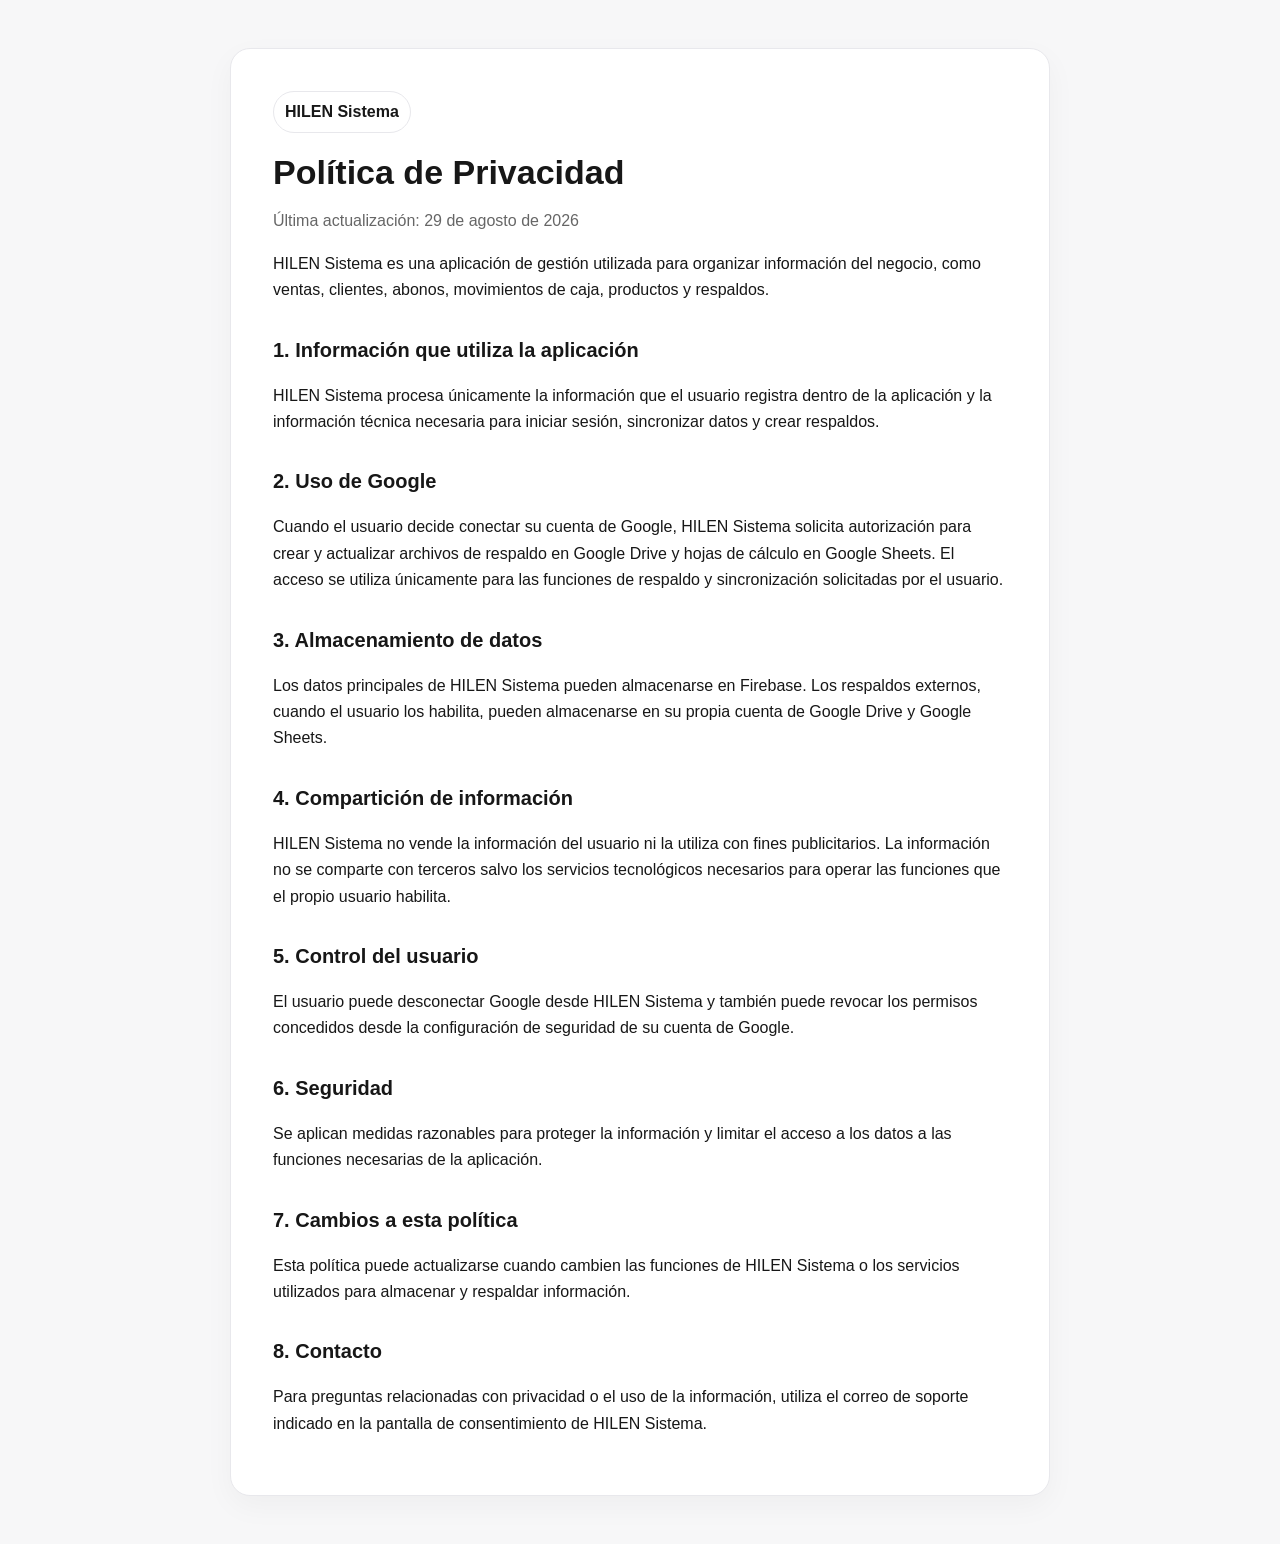
<file: privacidad.html>
<!doctype html>
<html lang="es">
<head>
  <meta charset="utf-8">
  <meta name="viewport" content="width=device-width, initial-scale=1">
  <title>Política de Privacidad - HILEN Sistema</title>
  <meta name="description" content="Política de Privacidad de HILEN Sistema">
  <style>
    :root{
      --bg:#f7f7f8;
      --card:#ffffff;
      --text:#171717;
      --muted:#666;
      --line:#e8e8ec;
      --accent:#111;
    }
    *{box-sizing:border-box}
    body{
      margin:0;
      font-family:-apple-system,BlinkMacSystemFont,"Segoe UI",Roboto,Arial,sans-serif;
      background:var(--bg);
      color:var(--text);
      line-height:1.65;
    }
    .wrap{max-width:860px;margin:0 auto;padding:48px 20px}
    .card{
      background:var(--card);
      border:1px solid var(--line);
      border-radius:20px;
      padding:42px;
      box-shadow:0 10px 30px rgba(0,0,0,.04);
    }
    h1{font-size:34px;line-height:1.15;margin:0 0 8px}
    h2{font-size:20px;margin:30px 0 8px}
    p,li{font-size:16px}
    .muted{color:var(--muted)}
    .brand{
      display:inline-block;
      padding:7px 11px;
      border:1px solid var(--line);
      border-radius:999px;
      font-weight:600;
      margin-bottom:20px;
    }
    a{color:inherit}
    @media(max-width:600px){
      .wrap{padding:20px 12px}
      .card{padding:26px 20px;border-radius:16px}
      h1{font-size:28px}
    }
  </style>
</head>
<body>
  <main class="wrap">
    <article class="card">
      <div class="brand">HILEN Sistema</div>
      <h1>Política de Privacidad</h1>
      <p class="muted">Última actualización: 29 de agosto de 2026</p>

      <p>
        HILEN Sistema es una aplicación de gestión utilizada para organizar información del negocio,
        como ventas, clientes, abonos, movimientos de caja, productos y respaldos.
      </p>

      <h2>1. Información que utiliza la aplicación</h2>
      <p>
        HILEN Sistema procesa únicamente la información que el usuario registra dentro de la aplicación
        y la información técnica necesaria para iniciar sesión, sincronizar datos y crear respaldos.
      </p>

      <h2>2. Uso de Google</h2>
      <p>
        Cuando el usuario decide conectar su cuenta de Google, HILEN Sistema solicita autorización para
        crear y actualizar archivos de respaldo en Google Drive y hojas de cálculo en Google Sheets.
        El acceso se utiliza únicamente para las funciones de respaldo y sincronización solicitadas por el usuario.
      </p>

      <h2>3. Almacenamiento de datos</h2>
      <p>
        Los datos principales de HILEN Sistema pueden almacenarse en Firebase. Los respaldos externos,
        cuando el usuario los habilita, pueden almacenarse en su propia cuenta de Google Drive y Google Sheets.
      </p>

      <h2>4. Compartición de información</h2>
      <p>
        HILEN Sistema no vende la información del usuario ni la utiliza con fines publicitarios.
        La información no se comparte con terceros salvo los servicios tecnológicos necesarios para
        operar las funciones que el propio usuario habilita.
      </p>

      <h2>5. Control del usuario</h2>
      <p>
        El usuario puede desconectar Google desde HILEN Sistema y también puede revocar los permisos
        concedidos desde la configuración de seguridad de su cuenta de Google.
      </p>

      <h2>6. Seguridad</h2>
      <p>
        Se aplican medidas razonables para proteger la información y limitar el acceso a los datos
        a las funciones necesarias de la aplicación.
      </p>

      <h2>7. Cambios a esta política</h2>
      <p>
        Esta política puede actualizarse cuando cambien las funciones de HILEN Sistema o los servicios
        utilizados para almacenar y respaldar información.
      </p>

      <h2>8. Contacto</h2>
      <p>
        Para preguntas relacionadas con privacidad o el uso de la información, utiliza el correo de
        soporte indicado en la pantalla de consentimiento de HILEN Sistema.
      </p>
    </article>
  </main>
</body>
</html>
</file>
